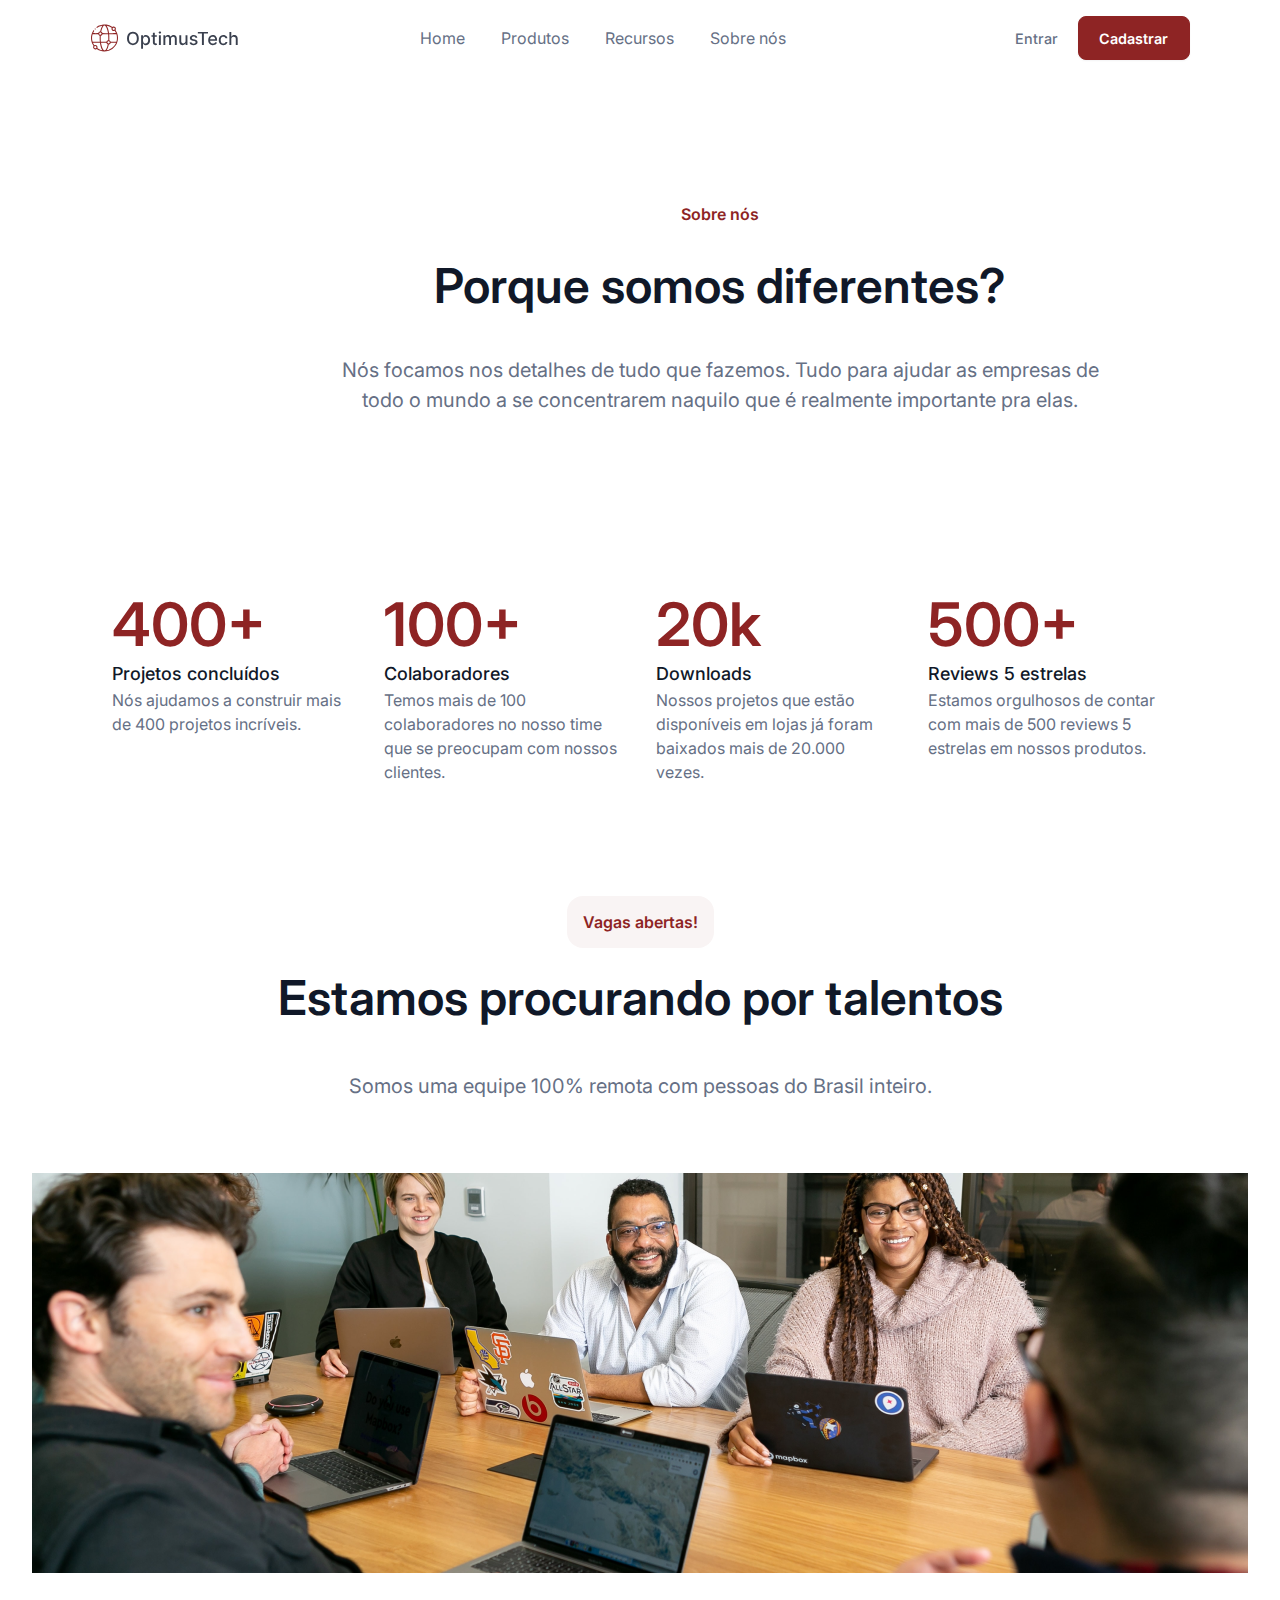
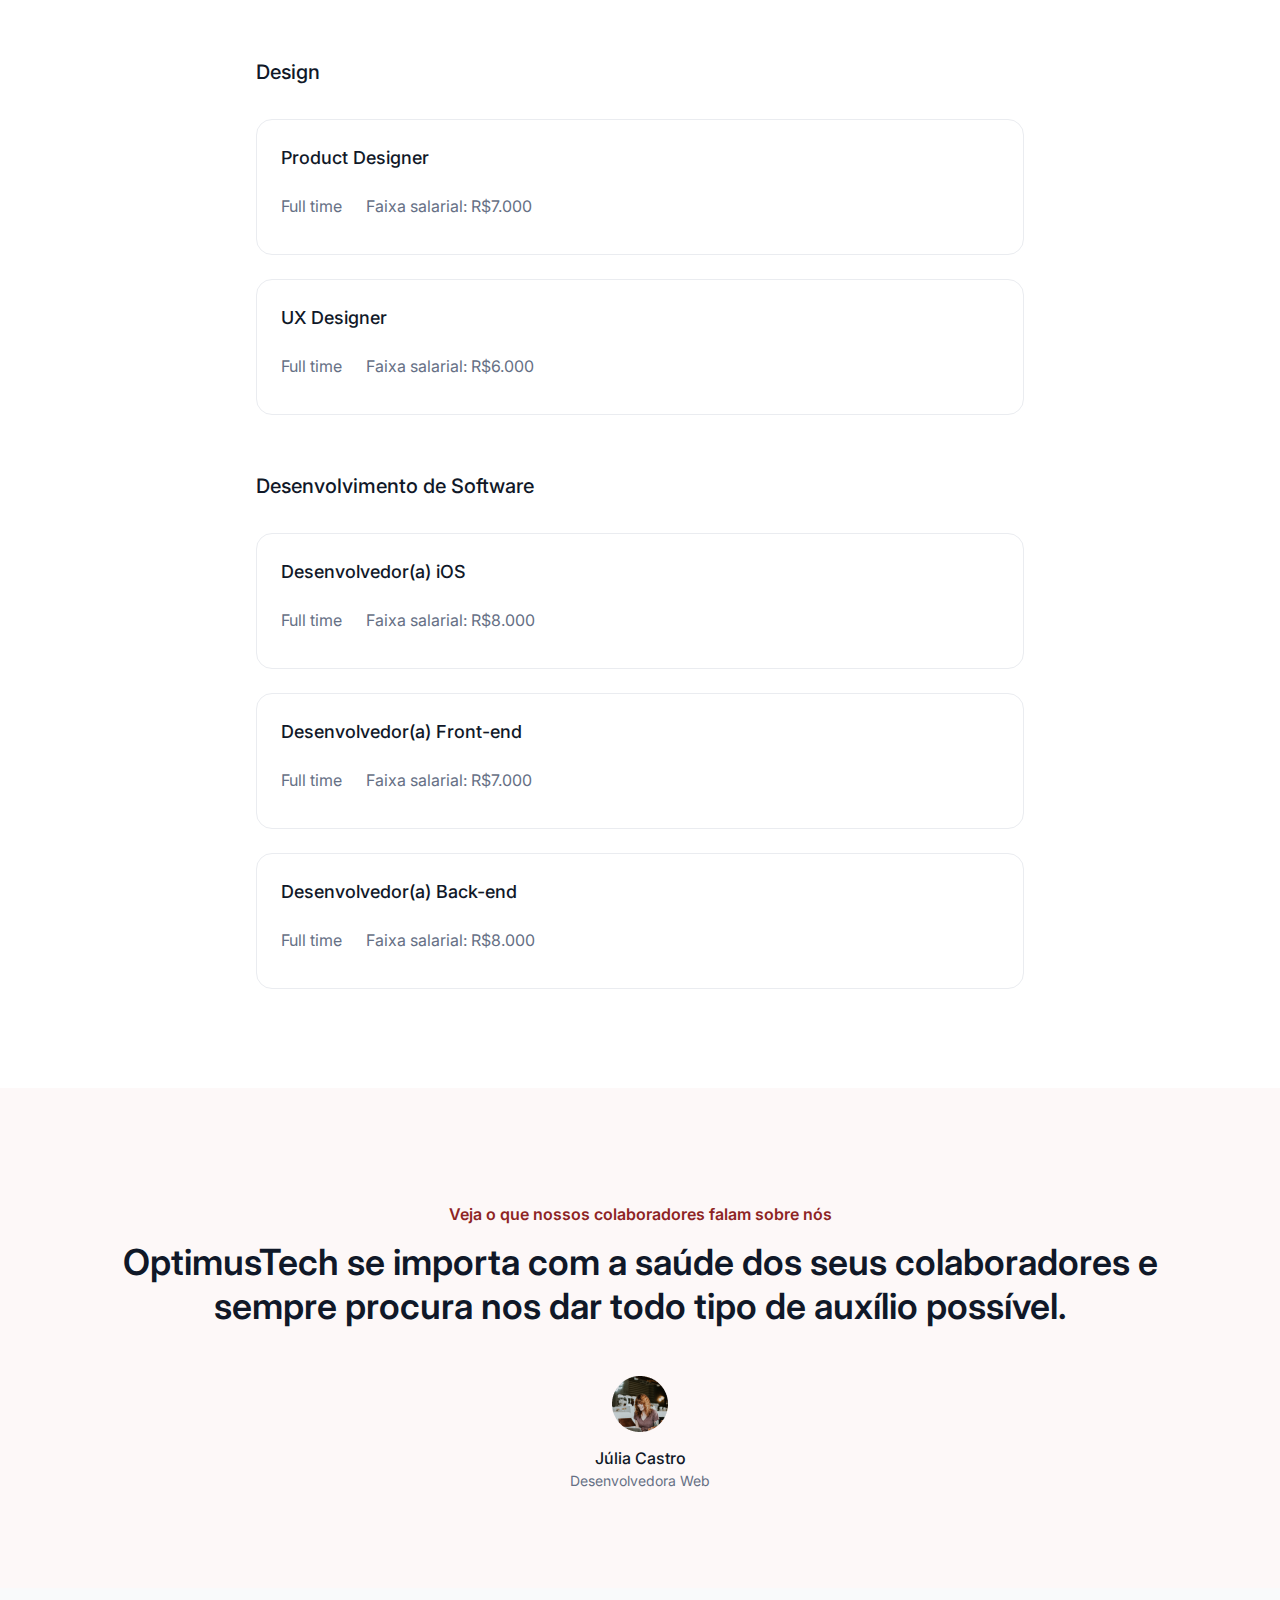
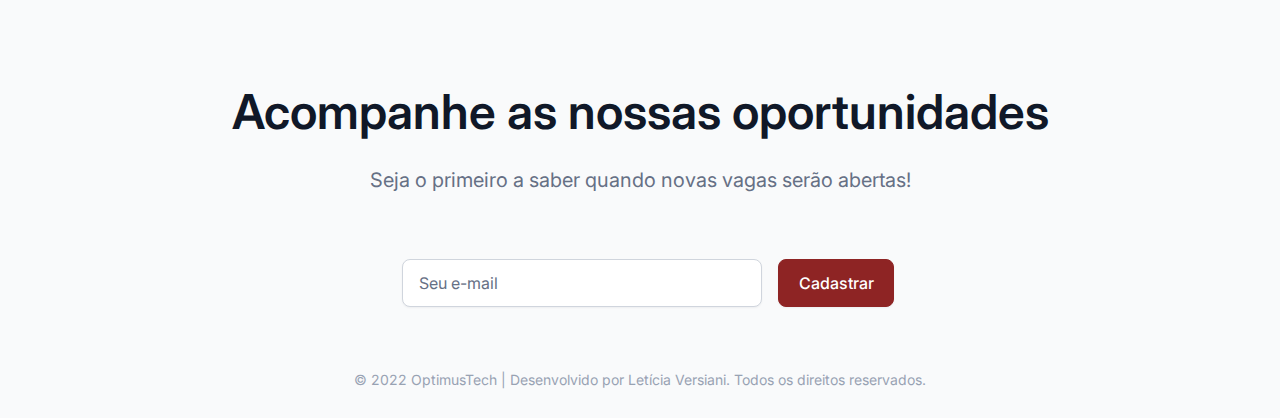
<file: index.html>
<!DOCTYPE html>
<html lang="pt-br">
  <head>
    <meta charset="UTF-8">
    <meta http-equiv="X-UA-Compatible" content="IE=edge">
    <meta name="viewport" content="width=device-width, initial-scale=1.0">
    <!-- Referências do favicon -->
    <link rel="apple-touch-icon" sizes="180x180" href="favicon_io/apple-touch-icon.png">
    <link rel="icon" type="image/png" sizes="32x32" href="favicon_io/favicon-32x32.png">
    <link rel="icon" type="image/png" sizes="16x16" href="favicon_io/favicon-16x16.png">
    <!-- Referências da fonte -->
    <link rel="preconnect" href="https://fonts.googleapis.com">
    <link rel="preconnect" href="https://fonts.gstatic.com" crossorigin>
    <link href="https://fonts.googleapis.com/css2?family=Inter:wght@400;500;600&display=swap" rel="stylesheet">
    
    <link rel="stylesheet" href="style.css">
    <title>OptimusTech | Home</title>
  </head>

  <header>

    <nav>

      <img src="img/logo.svg"/>

      <div class="links">

        <a href="#">Home</a>
        <a href="#">Produtos</a>
        <a href="#">Recursos</a>
        <a href="#">Sobre nós</a>

      </div>

      <div class="buttons">

        <button id="entrar">Entrar</button>
        <button id="signUp">Cadastrar</button>

      </div>

    </nav>

  </header>
  
  <body>

    <section class="sobrenos">

      <h6 class="titulo-secundario">Sobre nós</h6>
      <h1 class="titulo-principal">Porque somos diferentes?</h1>
      <p class="texto">
        Nós focamos nos detalhes de tudo que fazemos. Tudo para ajudar as empresas
        de todo o mundo a se concentrarem naquilo que é realmente importante pra elas.
      </p>

    </section>

    <section class="metricas-container">

      <div class="metrica">

        <h1>400+</h1>
        <h6>Projetos concluídos</h6>
        <p>Nós ajudamos a construir mais de 400 projetos incríveis.</p>
     
      </div>

      <div class="metrica">

        <h1>100+</h1>
        <h6>Colaboradores</h6>
        <p>Temos mais de 100 colaboradores no nosso time que se preocupam com nossos clientes.</p>
     
      </div>

      <div class="metrica">

        <h1>20k</h1>
        <h6>Downloads</h6>
        <p>Nossos projetos que estão disponíveis em lojas já foram baixados mais de 20.000 vezes.</p>
      
      </div>

      <div class="metrica">

        <h1>500+</h1>
        <h6>Reviews 5 estrelas</h6>
        <p>Estamos orgulhosos de contar com mais de 500 reviews 5 estrelas em nossos produtos.</p>
     
      </div>

    </section>

    <section class="vagas-abertas">

      <h6 class="titulo-secundario">Vagas abertas!</h6>
      <h1 class="titulo-principal">Estamos procurando por talentos</h1>
      <p class="texto">Somos uma equipe 100% remota com pessoas do Brasil inteiro.</p>
      <img src="img/image-time.png" alt="Fotografia de uma equipe trabalhando juntos.">

      <div class="todas-vagas">

        <div class="vaga">

        <h1>Design</h1>

          <div class="descricao-vaga">

            <h2>Product Designer</h2>

            <div class="span">

              <span>Full time</span>
              <span>Faixa salarial: R$7.000</span>

            </div>
            
          </div>

          <div class="descricao-vaga">

            <h2>UX Designer</h2>

            <div class="span">

              <span>Full time</span>
              <span>Faixa salarial: R$6.000</span>

            </div>

          </div>

        </div>

        <div class="vaga">

          <h1>Desenvolvimento de Software</h1>
         
          <div class="descricao-vaga">

            <h2>Desenvolvedor(a) iOS</h2>
            
            <div class="span">

              <span>Full time</span>
              <span>Faixa salarial: R$8.000</span>

            </div>
            
          </div>

          <div class="descricao-vaga">
            
            <h2>Desenvolvedor(a) Front-end</h2>
            <div class="span">

              <span>Full time</span>
              <span>Faixa salarial: R$7.000</span>

            </div>
            
          </div>

          <div class="descricao-vaga">

            <h2>Desenvolvedor(a) Back-end</h2>

            <div class="span">

              <span>Full time</span>
              <span>Faixa salarial: R$8.000</span>
            
            </div>
            
          </div>

        </div>

      </div>
      
    </section>

    <section class="depoimentos">

      <h6 class="titulo-secundario">Veja o que nossos colaboradores falam sobre nós</h6>
      <h1 class="titulo-principal">OptimusTech se importa com a saúde dos seus colaboradores e sempre procura nos dar todo tipo de auxílio possível.</h1>
      
      <div class="perfil">

        <img src="img/profile-photo.png" alt="Foto de perfil da colaboradora.">
        <span>Júlia Castro</span>
        <p>Desenvolvedora Web</p>
      </div>

    </section>

    <footer>

      <h1 class="titulo-principal">Acompanhe as nossas oportunidades</h1>
      <p class="texto">Seja o primeiro a saber quando novas vagas serão abertas!</p>

      <section class="form">

        <input type="email" placeholder="Seu e-mail">
        <button type="submit">Cadastrar</button>

      </section>
      
      <p class="direitos">&copy; 2022 OptimusTech | Desenvolvido por Letícia Versiani. Todos os direitos reservados.</p>
   
    </footer>

  </body>

</html>
</file>
<file: style.css>
/* Estilo do scroll */
body::-webkit-scrollbar {
  width: 8px; /* width of the entire scrollbar */
}

body::-webkit-scrollbar-track {
  background: rgba(149, 149, 149, 0.7); /* color of the tracking area */
}

body::-webkit-scrollbar-thumb {
  background-color: var(--red-color); /* color of the scroll thumb */
  border-radius: 25px; /* roundness of the scroll thumb */
  border: 3px solid var(--red-color); /* creates padding around scroll thumb */
}

:root {
  --text-color: #667085;
  --red-color: #8E2424;
  --black-color: #101828;
}
* {
  margin: 0;
  padding: 0;
  box-sizing: border-box;
  font-family: 'Inter', sans-serif;
}
body {
  width: 100%;
  height: 100vh;
}
nav {
  display: flex;
  justify-content: space-around;
  align-items: center;
  padding: 1rem 0;
}
.links a {
  color: var(--text-color);
  text-decoration: none;
  margin-right: 2rem;
}
.links a:hover {
  color: #8E2424;
  font-weight: 600;
  transition: .20s;
}
button {
  padding: 0.8rem 1rem;
  cursor: pointer;
  border: none;
  border-radius: 0.5rem;
  font-weight: 500;
  background: none;
  color: var(--text-color);
  font-size: 0.9rem;
}
#entrar:hover {
  color: #8E2424;
  font-weight: 600;
  transition: .20s;
}
#signUp {
  background-color: var(--red-color);
  color: #FFF;
  width: 7rem;
  height: 2.75rem;
  border: 1px solid var(--red-color);
  box-shadow: 0px 1px 2px rgba(16, 24, 40, 0.05);
  border-radius: 8px;
  font-weight: 600;
}
#signUp:hover {
  background-color: white;
  color: #8E2424;
  transition: .20s;
  font-weight: 600;
}
.sobrenos {
  padding: 7rem 0;
  display: flex;
  flex-direction: column;
  align-items: center;
  width: 90rem;
  height: 25rem;
  gap: 1rem;
}
.titulo-secundario {
  font-size: 16px;
  color: var(--red-color);
  font-weight: 600;
  padding: 1rem;
}
.titulo-principal {
  font-size: 3rem;
  font-weight: 600;
  color: var(--black-color);
  padding-bottom: 1rem;
}
.texto {
  font-size: 20px;
  color: var(--text-color);
  text-align: center;
  line-height: 30px;
  width: 791px;
  padding: 0.5rem;
}
.metricas-container {
  display: grid;
  grid-template-columns: 1fr 1fr 1fr 1fr;
  padding: 7rem;
  gap: 2rem;
}
.metricas-container .metrica h1 {
  font-size: 3.75rem;
  color: var(--red-color);
  line-height: 4.5rem;
  font-weight: 600;
}
.metricas-container .metrica h6 {
  font-size: 1.125rem;
  color: var(--black-color);
  line-height: 1.75rem;
  font-weight: 500;
}
.metricas-container .metrica p {
  font-size: 1rem;
  color: var(--text-color);
  line-height: 1.5rem;
  font-weight: 400;
}
.vagas-abertas {
  display: flex;
  flex-direction: column;
  align-items: center;
  gap: 1.25rem;
  height: 112rem;
}
.vagas-abertas .titulo-secundario {
  background-color: rgba(142, 36, 36, 0.05);
  border-radius: 16px;
}
.vagas-abertas img {
  padding-top: 2.75rem;
  padding-bottom: 2rem;
}
.todas-vagas {
  display: grid;
  width: 48rem;
}
.vaga h1 {
  font-size: 1.25rem;
  font-weight: 500;
  color: var(--black-color);
  line-height: 1.875rem;
  padding-top: 2rem;
  padding-bottom: 2rem;
}
.vaga .descricao-vaga {
  margin-bottom: 1.5rem;
}
.descricao-vaga {
  border: solid 1px #EAECF0;
  border-radius: 16px;
  gap: 1.5rem;
  height: 8.5rem;
  padding: 1.5rem 1.5rem;
  transition: 0.3s;
}
.descricao-vaga:hover {
  transform: scale(1.015);
  transition: 0.3s;
  border: solid 1px var(--red-color);
}
.descricao-vaga h2 {
  font-size: 1.125rem;
  font-weight: 500;
  line-height: 1.75rem;
  color: var(--black-color);
}
.span {
  font-size: 16px;
  color: var(--text-color);
  display: flex;
  flex-direction: row;
  margin: 1.5rem 0;
  gap: 1.5rem;
}
.depoimentos {
  display: flex;
  flex-direction: column;
  align-items: center;
  justify-content: center;
  height: 31.25rem;
  text-align: center;
  background-color: rgba(196, 25, 25, 0.03);
}
.depoimentos h1 {
  width: 68rem;
  font-size: 2.25rem;
}
.perfil {
  display: flex;
  flex-direction: column;
  align-items: center;
  text-align: center;
}
.perfil img {
  padding-bottom: 16px;
  padding-top: 2rem;
}
.perfil span {
  font-size: 16px;
  color: var(--black-color);
  padding-bottom: 4px;
  font-weight: 500;
}
.perfil p {
  font-size: 14px;
  color: #667085;
  font-weight: 400;
}
footer {
  display: flex;
  flex-direction: column;
  align-items: center;
  justify-content: center;
  text-align: center;
  height: 26.875rem;
  background-color: #F9FAFB;
}
footer h1 {
  padding-top: 6rem;
  padding-bottom: 1.25rem;
  font-size: 2.25rem;
}
footer .texto {
  font-size: 1.25rem;
  font-weight: 400;
}
.form {
  display: flex;
  flex-direction: row;
  align-items: center;
  padding-top: 2.5rem;
  padding-bottom: 2rem;
}
.form input {
  border: 1px solid #D0D5DD;
  box-shadow: 0px 1px 2px rgba(16, 24, 40, 0.05);
  border-radius: 0.5rem;
  gap: 0.5rem;
  width: 22.5rem;
  height: 3rem;
  font-size: 16px;
  color: #667085;
  line-height: 1.5rem;
  margin: 16px;
  font-weight: 400;
}
.form ::-webkit-input-placeholder {
  padding-left: 16px;
  font-size: 16px;
  font-weight: 400;
  color: var(--text-color);
}
.form button {
  background-color: #8E2424;
  border-radius: 0.5rem;
  color: white;
  width: 7.25rem;
  height: 3rem;
  border: 1px solid #8E2424;
  box-shadow: 0px 1px 2px rgba(16, 24, 40, 0.05);
  font-size: 16px;
  font-weight: 500;
}
.direitos {
  font-size: 14px;
  color: #98A2B3;
  text-align: center;
  font-weight: 400;
  padding-bottom: 2rem;
  padding-top: 1rem;
}
</file>
